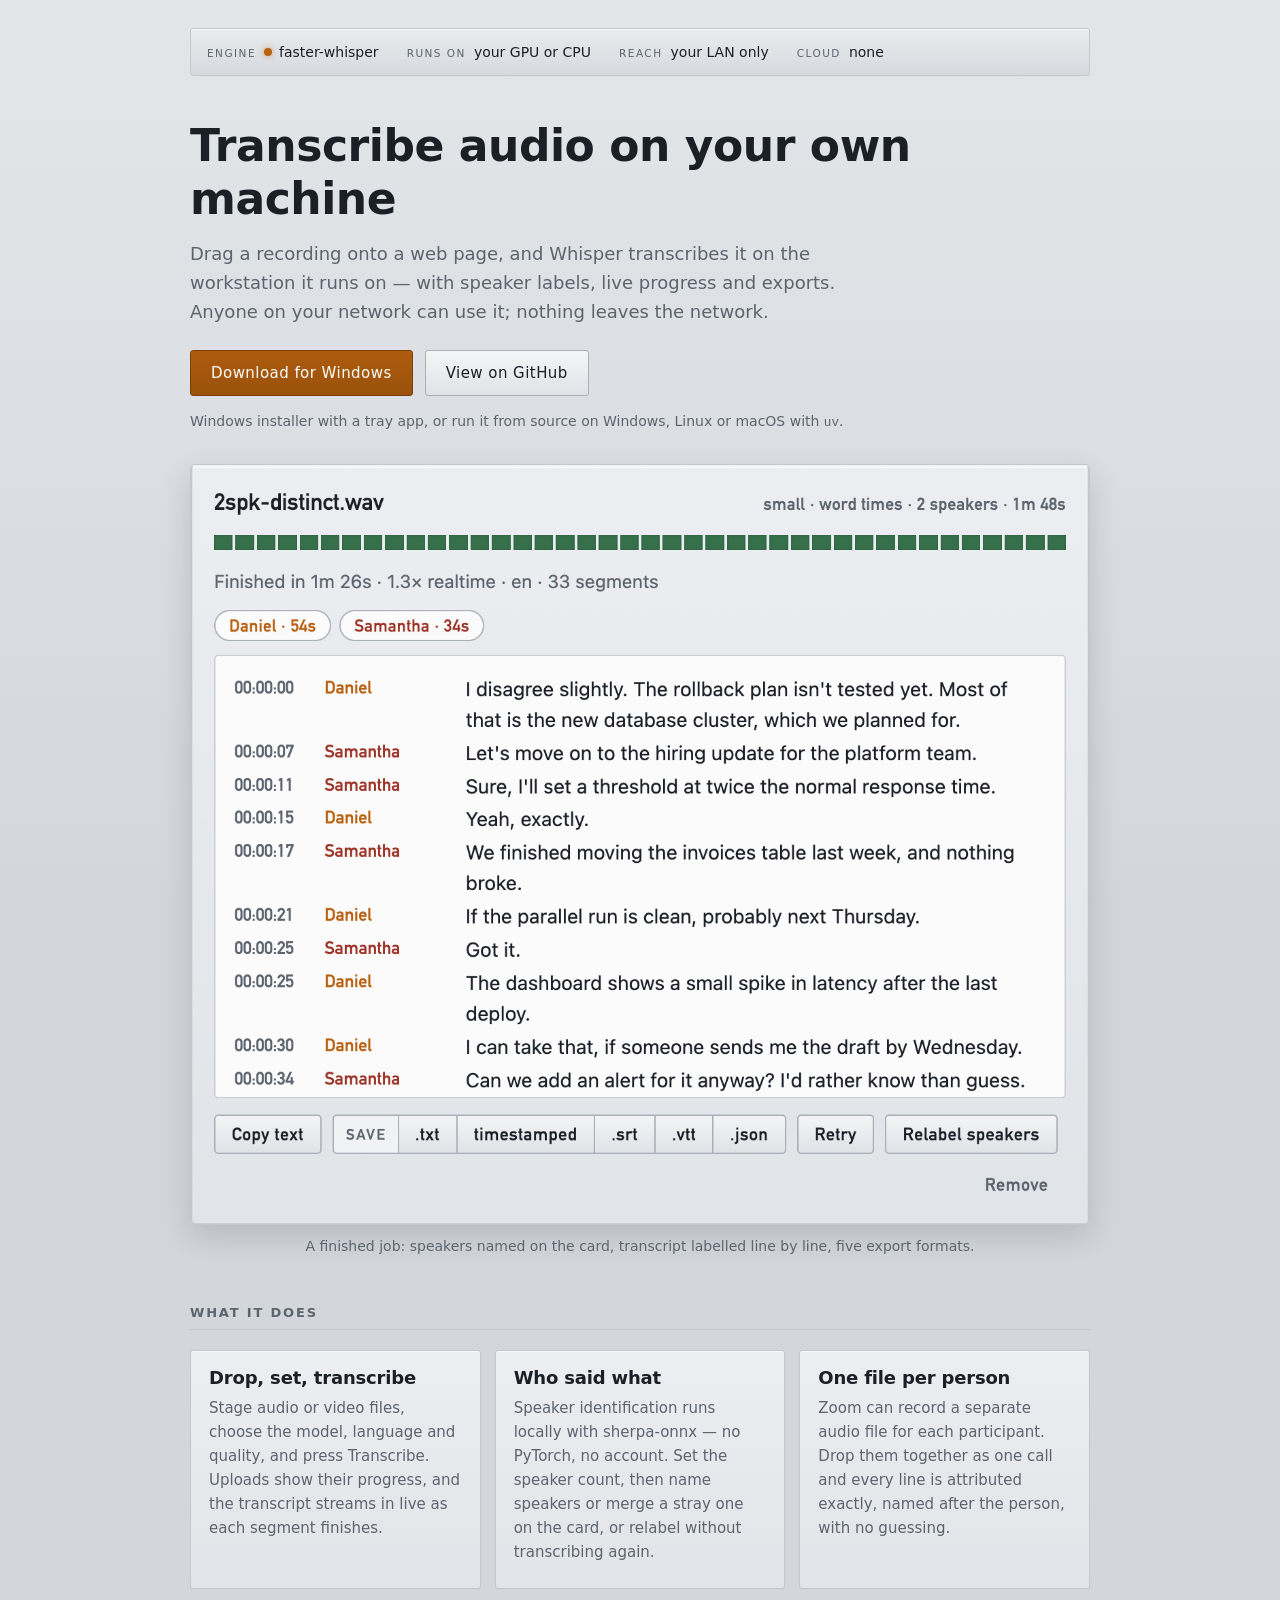
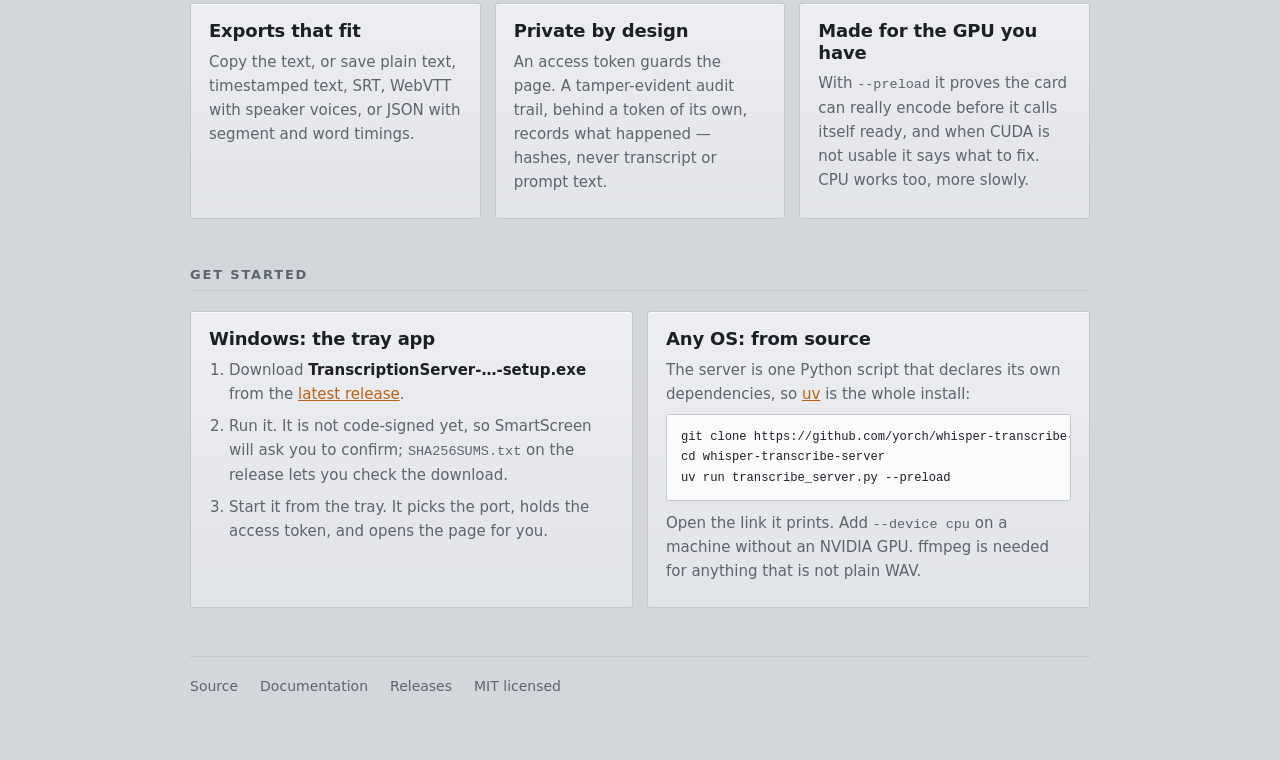
<file: site/index.html>
<!doctype html>
<html lang="en">
<head>
<meta charset="utf-8">
<meta name="viewport" content="width=device-width, initial-scale=1">
<title>Transcription Server — Whisper on your own machine</title>
<meta name="description" content="Drag-and-drop Whisper transcription served over your LAN. Runs on your workstation's GPU; nothing leaves the network.">
<meta name="color-scheme" content="light dark">
<link rel="stylesheet" href="site.css">
</head>
<body>
<div class="wrap">

  <header class="readout" aria-label="At a glance">
    <dl><dt>Engine</dt><dd><span class="lamp"></span>faster-whisper</dd></dl>
    <dl><dt>Runs on</dt><dd>your GPU or CPU</dd></dl>
    <dl><dt>Reach</dt><dd>your LAN only</dd></dl>
    <dl><dt>Cloud</dt><dd>none</dd></dl>
  </header>

  <main>
    <section class="hero">
      <h1>Transcribe audio on your own machine</h1>
      <p class="lede">Drag a recording onto a web page, and Whisper transcribes it on
      the workstation it runs on — with speaker labels, live progress and exports.
      Anyone on your network can use it; nothing leaves the network.</p>
      <div class="cta">
        <a class="button primary" href="https://github.com/yorch/whisper-transcribe-server/releases/latest">Download for Windows</a>
        <a class="button" href="https://github.com/yorch/whisper-transcribe-server">View on GitHub</a>
      </div>
      <p class="fine">Windows installer with a tray app, or run it from source on
      Windows, Linux or macOS with <code>uv</code>.</p>
    </section>

    <figure class="shot">
      <picture>
        <source srcset="img/card-dark.png" media="(prefers-color-scheme: dark)">
        <img src="img/card-light.png" width="1320" height="1116"
             alt="A finished transcription card: two named speakers, Daniel and Samantha, with their talk time, a timestamped transcript labelled by speaker, and buttons to copy, save as txt, srt, vtt or json, retry and relabel speakers.">
      </picture>
      <figcaption>A finished job: speakers named on the card, transcript labelled
      line by line, five export formats.</figcaption>
    </figure>

    <section>
      <h2>What it does</h2>
      <div class="grid">
        <article>
          <h3>Drop, set, transcribe</h3>
          <p>Stage audio or video files, choose the model, language and quality,
          and press Transcribe. Uploads show their progress, and the transcript
          streams in live as each segment finishes.</p>
        </article>
        <article>
          <h3>Who said what</h3>
          <p>Speaker identification runs locally with sherpa-onnx — no PyTorch, no
          account. Set the speaker count, then name speakers or merge a stray one
          on the card, or relabel without transcribing again.</p>
        </article>
        <article>
          <h3>One file per person</h3>
          <p>Zoom can record a separate audio file for each participant. Drop them
          together as one call and every line is attributed exactly, named after
          the person, with no guessing.</p>
        </article>
        <article>
          <h3>Exports that fit</h3>
          <p>Copy the text, or save plain text, timestamped text, SRT, WebVTT with
          speaker voices, or JSON with segment and word timings.</p>
        </article>
        <article>
          <h3>Private by design</h3>
          <p>An access token guards the page. A tamper-evident audit trail, behind
          a token of its own, records what happened — hashes, never transcript or
          prompt text.</p>
        </article>
        <article>
          <h3>Made for the GPU you have</h3>
          <p>With <code>--preload</code> it proves the card can really encode before
          it calls itself ready, and when CUDA is not usable it says what to fix.
          CPU works too, more slowly.</p>
        </article>
      </div>
    </section>

    <section>
      <h2>Get started</h2>
      <div class="steps">
        <article>
          <h3>Windows: the tray app</h3>
          <ol>
            <li>Download <strong>TranscriptionServer-…-setup.exe</strong> from the
            <a href="https://github.com/yorch/whisper-transcribe-server/releases/latest">latest release</a>.</li>
            <li>Run it. It is not code-signed yet, so SmartScreen will ask you to
            confirm; <code>SHA256SUMS.txt</code> on the release lets you check the
            download.</li>
            <li>Start it from the tray. It picks the port, holds the access token,
            and opens the page for you.</li>
          </ol>
        </article>
        <article>
          <h3>Any OS: from source</h3>
          <p>The server is one Python script that declares its own dependencies,
          so <a href="https://docs.astral.sh/uv/">uv</a> is the whole install:</p>
          <pre><code>git clone https://github.com/yorch/whisper-transcribe-server
cd whisper-transcribe-server
uv run transcribe_server.py --preload</code></pre>
          <p>Open the link it prints. Add <code>--device cpu</code> on a machine
          without an NVIDIA GPU. ffmpeg is needed for anything that is not plain
          WAV.</p>
        </article>
      </div>
    </section>
  </main>

  <footer>
    <a href="https://github.com/yorch/whisper-transcribe-server">Source</a>
    <a href="https://github.com/yorch/whisper-transcribe-server#readme">Documentation</a>
    <a href="https://github.com/yorch/whisper-transcribe-server/releases">Releases</a>
    <a href="https://github.com/yorch/whisper-transcribe-server/blob/main/LICENSE">MIT licensed</a>
  </footer>
</div>
</body>
</html>
</file>
<file: site/site.css>
/* The project page wears the app's own look: the same palette, type and
   instrument-panel surfaces, light and dark. Standalone on purpose -- the site
   must not depend on static/, which belongs to the server. */

:root{
  color-scheme:light dark;
  --ink:#1b2027;
  --muted:#5c646e;
  --amber:#b9610f;
  --on-amber:#fff;
  /* The primary button: deep enough for white text to pass WCAG AA
     (4.6-5.9:1 across the gradient) -- the palette's own amber is not. */
  --go-top:#ad5c0e;
  --go-bottom:#9a510b;
  --go-hover-top:#b0600f;
  --go-hover-bottom:#a0540c;
  --go-active:#93490a;
  --go-edge:#7c3f08;
  --green:#36704a;
  --bg-top:#e3e6e9;
  --bg-bottom:#d3d7dc;
  --raised-top:#e9ebee;
  --raised-bottom:#d6dade;
  --card-top:#eceef1;
  --card-bottom:#e1e4e8;
  --line:#a9b0b8;
  --line-soft:#c3c8cd;
  --paper:#fbfbfc;
  --sheen:rgba(255,255,255,.7);
  --btn-top:#f4f5f6;
  --btn-bottom:#dfe3e7;
  --display:"Bahnschrift","DIN Alternate","Roboto Condensed",system-ui,sans-serif;
  --body:"Segoe UI Variable Text","Segoe UI",system-ui,-apple-system,sans-serif;
  --mono:ui-monospace,"Cascadia Mono","SF Mono",Menlo,Consolas,monospace;
}

@media (prefers-color-scheme:dark){
  :root{
    --ink:#e3e6ea;
    --muted:#9aa3ad;
    --amber:#e08a3a;
    /* The lifted amber is light: white on it fails contrast, ink passes. */
    --on-amber:#16191c;
    /* Lifted amber with ink text (6.6:1 and up) rather than white. */
    --go-top:#e8964a;
    --go-bottom:#e08a3a;
    --go-hover-top:#efa25c;
    --go-hover-bottom:#e8964a;
    --go-active:#d47e2f;
    --go-edge:#b8702c;
    --green:#5fae7a;
    --bg-top:#1b1e22;
    --bg-bottom:#15181b;
    --raised-top:#282c32;
    --raised-bottom:#212429;
    --card-top:#262a30;
    --card-bottom:#202328;
    --line:#4a515a;
    --line-soft:#3a4048;
    --paper:#1a1d21;
    --sheen:rgba(255,255,255,.05);
    --btn-top:#343a42;
    --btn-bottom:#2a2f36;
  }
}

*,*::before,*::after{box-sizing:border-box}

html,body{margin:0}

body{
  background:var(--bg-bottom);
  background-image:linear-gradient(180deg,var(--bg-top) 0%,var(--bg-bottom) 100%);
  background-attachment:fixed;
  color:var(--ink);
  font-family:var(--body);
  font-size:16px;
  line-height:1.6;
  padding:28px 20px 64px;
}

.wrap{max-width:900px;margin:0 auto}

a{color:var(--amber)}

a:focus-visible,.button:focus-visible{outline:2px solid var(--amber);outline-offset:2px}

code{font-family:var(--mono);font-size:.9em}

/* The same readout strip the app opens with. */
.readout{
  border:1px solid var(--line-soft);
  background:linear-gradient(180deg,var(--raised-top),var(--raised-bottom));
  box-shadow:inset 0 1px 0 var(--sheen);
  border-radius:3px;
  padding:12px 16px;
  display:flex;flex-wrap:wrap;gap:6px 28px;align-items:baseline;
}

.readout dl{margin:0;display:flex;gap:8px;align-items:baseline}

.readout dt{
  font-family:var(--display);font-size:10.5px;letter-spacing:.14em;
  text-transform:uppercase;color:var(--muted);
}

.readout dd{margin:0;font-family:var(--display);font-size:14px}

.lamp{
  width:8px;height:8px;border-radius:50%;display:inline-block;
  margin-right:7px;vertical-align:1px;
  background:var(--amber);box-shadow:0 0 6px rgba(185,97,15,.55);
}

h1,h2,h3{font-family:var(--display);font-weight:600;letter-spacing:-.01em;line-height:1.2}

.hero{margin:44px 0 30px}

h1{font-size:clamp(30px,5vw,44px);margin:0 0 14px}

.lede{font-size:18px;color:var(--muted);max-width:60ch;margin:0 0 24px}

.cta{display:flex;flex-wrap:wrap;gap:12px}

.button{
  display:inline-block;text-decoration:none;
  font-family:var(--display);font-size:15px;letter-spacing:.03em;
  color:var(--ink);
  background:linear-gradient(180deg,var(--btn-top),var(--btn-bottom));
  border:1px solid var(--line);border-radius:3px;
  padding:10px 20px;
}

.button.primary{
  color:var(--on-amber);
  background:linear-gradient(180deg,var(--go-top),var(--go-bottom));
  border-color:var(--go-edge);
}

.fine{color:var(--muted);font-size:14px;margin:14px 0 0}

.shot{margin:0 0 48px}

.shot img{
  display:block;width:100%;height:auto;
  border:1px solid var(--line-soft);border-radius:4px;
  box-shadow:0 12px 32px rgba(0,0,0,.14);
}

.shot figcaption{color:var(--muted);font-size:14px;margin-top:10px;text-align:center}

section{margin-bottom:48px}

h2{
  font-size:13px;letter-spacing:.14em;text-transform:uppercase;color:var(--muted);
  border-bottom:1px solid var(--line-soft);padding-bottom:8px;margin:0 0 20px;
}

.grid{display:grid;grid-template-columns:repeat(auto-fit,minmax(250px,1fr));gap:14px}

.steps{display:grid;grid-template-columns:repeat(auto-fit,minmax(320px,1fr));gap:14px}

article{
  border:1px solid var(--line-soft);border-radius:3px;
  background:linear-gradient(180deg,var(--card-top),var(--card-bottom));
  box-shadow:inset 0 1px 0 var(--sheen);
  padding:16px 18px;
}

h3{font-size:18px;margin:0 0 8px}

article p,article li{margin:0 0 8px;color:var(--muted);font-size:15px}

article ol{padding-left:20px;margin:0}

article strong{color:var(--ink);font-weight:600}

pre{
  background:var(--paper);border:1px solid var(--line-soft);border-radius:3px;
  padding:12px 14px;overflow-x:auto;margin:0 0 10px;
  font-size:13.5px;line-height:1.5;
}

footer{
  border-top:1px solid var(--line-soft);padding-top:18px;
  display:flex;flex-wrap:wrap;gap:22px;
  font-family:var(--display);font-size:14px;
}

footer a{color:var(--muted);text-decoration:none}

footer a:hover{color:var(--ink)}

@media (prefers-reduced-motion:reduce){*{transition:none!important}}
</file>
